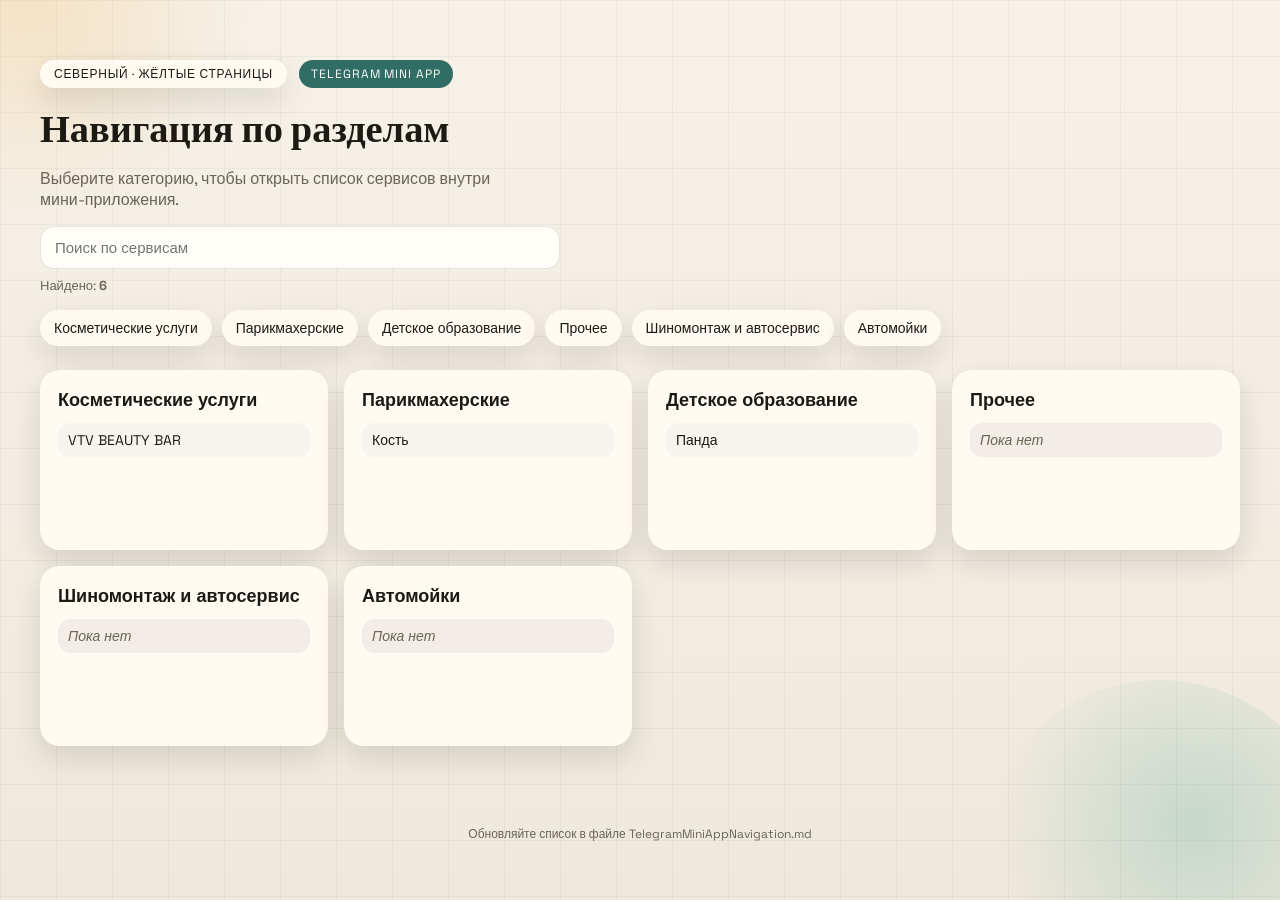
<file: index.html>
<!doctype html>
<html lang="ru">
  <head>
    <meta charset="utf-8" />
    <meta name="viewport" content="width=device-width, initial-scale=1" />
    <title>Северный — Навигация</title>
    <link rel="stylesheet" href="styles.css" />
    <script src="https://telegram.org/js/telegram-web-app.js"></script>
    <script defer src="app.js"></script>
  </head>
  <body>
    <div class="bg-grid" aria-hidden="true"></div>
    <div class="bg-orb orb-1" aria-hidden="true"></div>
    <div class="bg-orb orb-2" aria-hidden="true"></div>

    <header class="hero">
      <div class="hero-top">
        <div class="badge">Северный · Жёлтые страницы</div>
        <div class="mini-tag">Telegram Mini App</div>
      </div>
      <h1>Навигация по разделам</h1>
      <p>Выберите категорию, чтобы открыть список сервисов внутри мини‑приложения.</p>

      <div class="search">
        <input id="search" type="search" placeholder="Поиск по сервисам" autocomplete="off" />
        <span class="search-hint">Найдено: <strong id="result-count">0</strong></span>
      </div>

      <nav id="toc" class="toc" aria-label="Навигация"></nav>
    </header>

    <main id="content" class="content"></main>

    <footer class="footer">
      <span>Обновляйте список в файле TelegramMiniAppNavigation.md</span>
    </footer>
  </body>
</html>
</file>
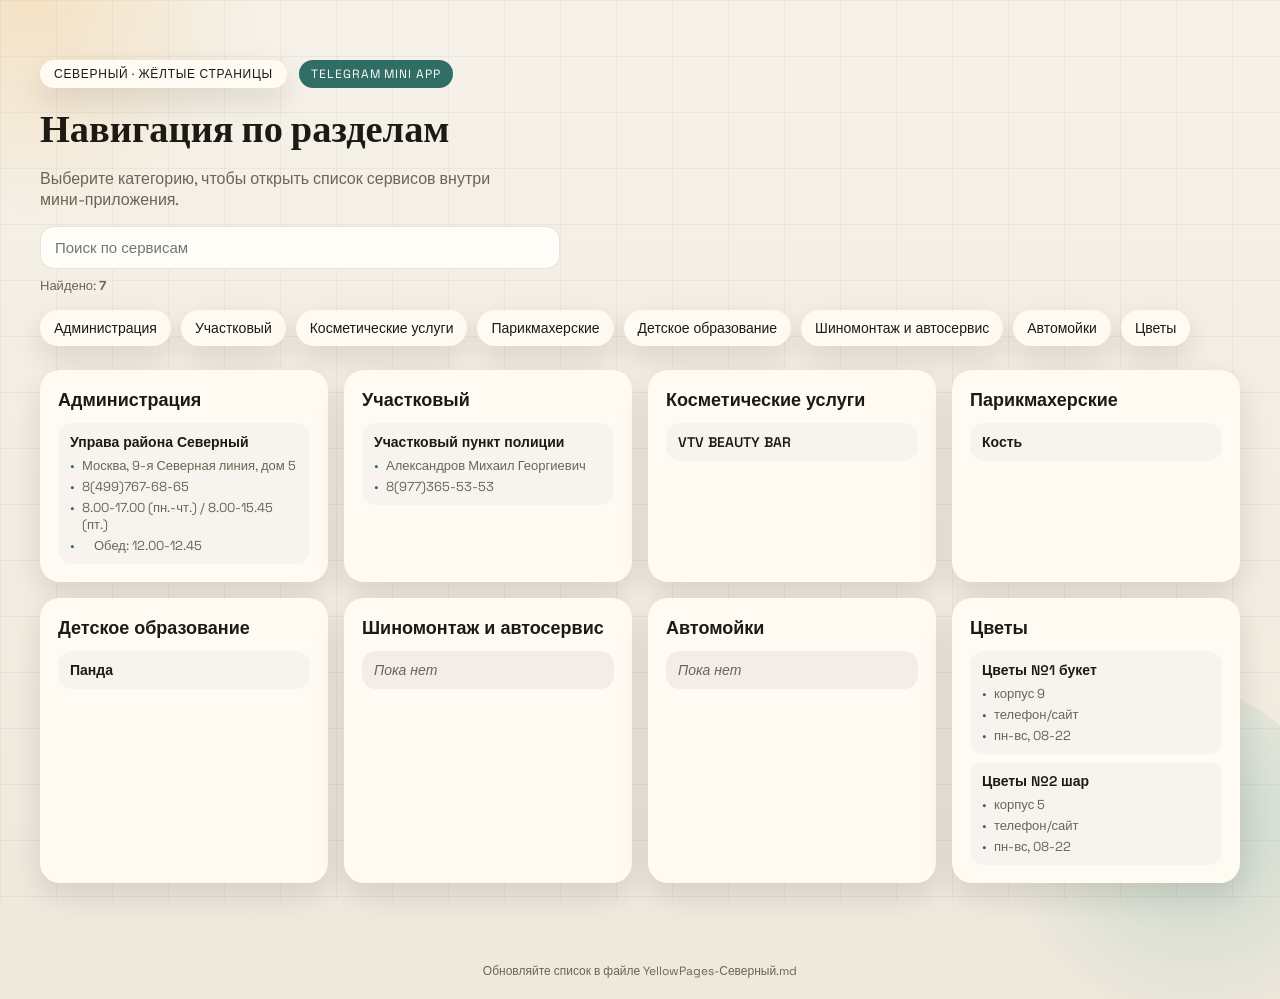
<file: dm169/index.html>
<!doctype html>
<html lang="ru">
  <head>
    <meta charset="utf-8" />
    <meta name="viewport" content="width=device-width, initial-scale=1" />
    <title>Северный — Навигация</title>
    <link rel="stylesheet" href="styles.css" />
    <script src="https://telegram.org/js/telegram-web-app.js"></script>
    <script defer src="app.js"></script>
  </head>
  <body>
    <div class="bg-grid" aria-hidden="true"></div>
    <div class="bg-orb orb-1" aria-hidden="true"></div>
    <div class="bg-orb orb-2" aria-hidden="true"></div>

    <header class="hero">
      <div class="hero-top">
        <div class="badge">Северный · Жёлтые страницы</div>
        <div class="mini-tag">Telegram Mini App</div>
      </div>
      <h1>Навигация по разделам</h1>
      <p>Выберите категорию, чтобы открыть список сервисов внутри мини‑приложения.</p>

      <div class="search">
        <input id="search" type="search" placeholder="Поиск по сервисам" autocomplete="off" />
        <span class="search-hint">Найдено: <strong id="result-count">0</strong></span>
      </div>

      <nav id="toc" class="toc" aria-label="Навигация"></nav>
    </header>

    <main id="content" class="content"></main>

    <footer class="footer">
      <span>Обновляйте список в файле YellowPages-Северный.md</span>
    </footer>
  </body>
</html>
</file>
<file: styles.css>
@import url("https://fonts.googleapis.com/css2?family=Fraunces:wght@400;600;700&family=Space+Grotesk:wght@400;500;600&display=swap");

:root {
  color-scheme: light;
  --bg: #f3efe8;
  --bg-soft: #f7f4ef;
  --text: #1d1a14;
  --muted: #6d6455;
  --accent: #e3a93b;
  --accent-2: #2f6d65;
  --card: #fffaf2;
  --shadow: 0 12px 30px rgba(28, 20, 8, 0.12);
  --radius: 20px;
}

* {
  box-sizing: border-box;
}

body {
  margin: 0;
  font-family: "Space Grotesk", "Helvetica Neue", Arial, sans-serif;
  color: var(--text);
  background: linear-gradient(180deg, #f6f2e9 0%, #efe8dc 100%);
  min-height: 100vh;
  display: flex;
  flex-direction: column;
}

.bg-grid {
  position: fixed;
  inset: 0;
  background-image: linear-gradient(rgba(0, 0, 0, 0.04) 1px, transparent 1px),
    linear-gradient(90deg, rgba(0, 0, 0, 0.04) 1px, transparent 1px);
  background-size: 56px 56px;
  z-index: 0;
  pointer-events: none;
}

.bg-orb {
  position: fixed;
  width: 360px;
  height: 360px;
  border-radius: 50%;
  filter: blur(0px);
  opacity: 0.35;
  z-index: 0;
  pointer-events: none;
}

.orb-1 {
  top: -120px;
  left: -80px;
  background: radial-gradient(circle at 30% 30%, #f3c37e, transparent 65%);
}

.orb-2 {
  bottom: -140px;
  right: -60px;
  background: radial-gradient(circle at 60% 40%, #7ab8aa, transparent 65%);
}

.hero {
  padding: 40px 20px 24px;
  position: relative;
  z-index: 1;
  display: flex;
  flex-direction: column;
  gap: 16px;
}

.hero-top {
  display: flex;
  flex-wrap: wrap;
  gap: 12px;
  align-items: center;
}

.badge {
  background: var(--card);
  border-radius: 999px;
  padding: 6px 14px;
  font-size: 12px;
  letter-spacing: 0.06em;
  text-transform: uppercase;
  box-shadow: var(--shadow);
}

.mini-tag {
  background: var(--accent-2);
  color: #fefdf9;
  border-radius: 999px;
  padding: 6px 12px;
  font-size: 12px;
  letter-spacing: 0.08em;
  text-transform: uppercase;
}

h1 {
  font-family: "Fraunces", "Times New Roman", serif;
  font-weight: 700;
  font-size: clamp(28px, 3vw, 40px);
  margin: 0;
}

p {
  margin: 0;
  color: var(--muted);
  max-width: 560px;
}

.search {
  display: flex;
  flex-direction: column;
  gap: 8px;
}

.search input {
  width: min(520px, 100%);
  border: 1px solid rgba(0, 0, 0, 0.1);
  border-radius: 14px;
  padding: 12px 14px;
  font-size: 15px;
  background: #fffdf8;
}

.search-hint {
  font-size: 13px;
  color: var(--muted);
}

.toc {
  display: flex;
  flex-wrap: wrap;
  gap: 10px;
}

.toc button {
  border: none;
  background: var(--card);
  color: var(--text);
  padding: 10px 14px;
  border-radius: 999px;
  font-size: 14px;
  cursor: pointer;
  box-shadow: var(--shadow);
  transition: transform 0.2s ease, box-shadow 0.2s ease;
}

.toc button:hover {
  transform: translateY(-2px);
  box-shadow: 0 16px 28px rgba(28, 20, 8, 0.16);
}

.content {
  padding: 0 20px 40px;
  display: grid;
  grid-template-columns: repeat(auto-fit, minmax(240px, 1fr));
  gap: 16px;
  position: relative;
  z-index: 1;
}

.section {
  background: var(--card);
  border-radius: var(--radius);
  padding: 18px;
  box-shadow: var(--shadow);
  display: flex;
  flex-direction: column;
  gap: 12px;
  min-height: 180px;
}

.section h2 {
  margin: 0;
  font-size: 18px;
  font-weight: 600;
}

.section ul {
  list-style: none;
  padding: 0;
  margin: 0;
  display: flex;
  flex-direction: column;
  gap: 8px;
}

.section li {
  padding: 8px 10px;
  border-radius: 12px;
  background: var(--bg-soft);
  font-size: 14px;
}

.section li.placeholder {
  color: var(--muted);
  font-style: italic;
  background: rgba(0, 0, 0, 0.05);
}

.footer {
  padding: 20px;
  color: var(--muted);
  font-size: 12px;
  text-align: center;
}

@media (min-width: 720px) {
  .hero {
    padding: 60px 40px 24px;
  }

  .content {
    padding: 0 40px 60px;
  }
}

@media (prefers-reduced-motion: reduce) {
  * {
    scroll-behavior: auto !important;
    transition: none !important;
  }
}
</file>
<file: dm169/styles.css>
@import url("https://fonts.googleapis.com/css2?family=Fraunces:wght@400;600;700&family=Space+Grotesk:wght@400;500;600&display=swap");

:root {
  color-scheme: light;
  --bg: #f3efe8;
  --bg-soft: #f7f4ef;
  --text: #1d1a14;
  --muted: #6d6455;
  --accent: #e3a93b;
  --accent-2: #2f6d65;
  --card: #fffaf2;
  --shadow: 0 12px 30px rgba(28, 20, 8, 0.12);
  --radius: 20px;
}

* {
  box-sizing: border-box;
}

body {
  margin: 0;
  font-family: "Space Grotesk", "Helvetica Neue", Arial, sans-serif;
  color: var(--text);
  background: linear-gradient(180deg, #f6f2e9 0%, #efe8dc 100%);
  min-height: 100vh;
  display: flex;
  flex-direction: column;
}

.bg-grid {
  position: fixed;
  inset: 0;
  background-image: linear-gradient(rgba(0, 0, 0, 0.04) 1px, transparent 1px),
    linear-gradient(90deg, rgba(0, 0, 0, 0.04) 1px, transparent 1px);
  background-size: 56px 56px;
  z-index: 0;
  pointer-events: none;
}

.bg-orb {
  position: fixed;
  width: 360px;
  height: 360px;
  border-radius: 50%;
  filter: blur(0px);
  opacity: 0.35;
  z-index: 0;
  pointer-events: none;
}

.orb-1 {
  top: -120px;
  left: -80px;
  background: radial-gradient(circle at 30% 30%, #f3c37e, transparent 65%);
}

.orb-2 {
  bottom: -140px;
  right: -60px;
  background: radial-gradient(circle at 60% 40%, #7ab8aa, transparent 65%);
}

.hero {
  padding: 40px 20px 24px;
  position: relative;
  z-index: 1;
  display: flex;
  flex-direction: column;
  gap: 16px;
}

.hero-top {
  display: flex;
  flex-wrap: wrap;
  gap: 12px;
  align-items: center;
}

.badge {
  background: var(--card);
  border-radius: 999px;
  padding: 6px 14px;
  font-size: 12px;
  letter-spacing: 0.06em;
  text-transform: uppercase;
  box-shadow: var(--shadow);
}

.mini-tag {
  background: var(--accent-2);
  color: #fefdf9;
  border-radius: 999px;
  padding: 6px 12px;
  font-size: 12px;
  letter-spacing: 0.08em;
  text-transform: uppercase;
}

h1 {
  font-family: "Fraunces", "Times New Roman", serif;
  font-weight: 700;
  font-size: clamp(28px, 3vw, 40px);
  margin: 0;
}

p {
  margin: 0;
  color: var(--muted);
  max-width: 560px;
}

.search {
  display: flex;
  flex-direction: column;
  gap: 8px;
}

.search input {
  width: min(520px, 100%);
  border: 1px solid rgba(0, 0, 0, 0.1);
  border-radius: 14px;
  padding: 12px 14px;
  font-size: 15px;
  background: #fffdf8;
}

.search-hint {
  font-size: 13px;
  color: var(--muted);
}

.toc {
  display: flex;
  flex-wrap: wrap;
  gap: 10px;
}

.toc button {
  border: none;
  background: var(--card);
  color: var(--text);
  padding: 10px 14px;
  border-radius: 999px;
  font-size: 14px;
  cursor: pointer;
  box-shadow: var(--shadow);
  transition: transform 0.2s ease, box-shadow 0.2s ease;
}

.toc button:hover {
  transform: translateY(-2px);
  box-shadow: 0 16px 28px rgba(28, 20, 8, 0.16);
}

.content {
  padding: 0 20px 40px;
  display: grid;
  grid-template-columns: repeat(auto-fit, minmax(240px, 1fr));
  gap: 16px;
  position: relative;
  z-index: 1;
}

.section {
  background: var(--card);
  border-radius: var(--radius);
  padding: 18px;
  box-shadow: var(--shadow);
  display: flex;
  flex-direction: column;
  gap: 12px;
  min-height: 180px;
}

.section h2 {
  margin: 0;
  font-size: 18px;
  font-weight: 600;
}

.section ul {
  list-style: none;
  padding: 0;
  margin: 0;
  display: flex;
  flex-direction: column;
  gap: 8px;
}

.section li {
  list-style: none;
}

.service {
  padding: 10px 12px;
  border-radius: 14px;
  background: var(--bg-soft);
  font-size: 14px;
  display: flex;
  flex-direction: column;
  gap: 6px;
}

.service-name {
  font-weight: 600;
}

.service-details {
  display: flex;
  flex-direction: column;
  gap: 4px;
  color: var(--muted);
  font-size: 13px;
}

.service-detail {
  position: relative;
  padding-left: 12px;
}

.service-detail::before {
  content: "•";
  position: absolute;
  left: 0;
  top: 0;
  color: var(--accent-2);
}

.service.placeholder {
  color: var(--muted);
  font-style: italic;
  background: rgba(0, 0, 0, 0.05);
}

.footer {
  padding: 20px;
  color: var(--muted);
  font-size: 12px;
  text-align: center;
}

@media (min-width: 720px) {
  .hero {
    padding: 60px 40px 24px;
  }

  .content {
    padding: 0 40px 60px;
  }
}

@media (prefers-reduced-motion: reduce) {
  * {
    scroll-behavior: auto !important;
    transition: none !important;
  }
}
</file>
